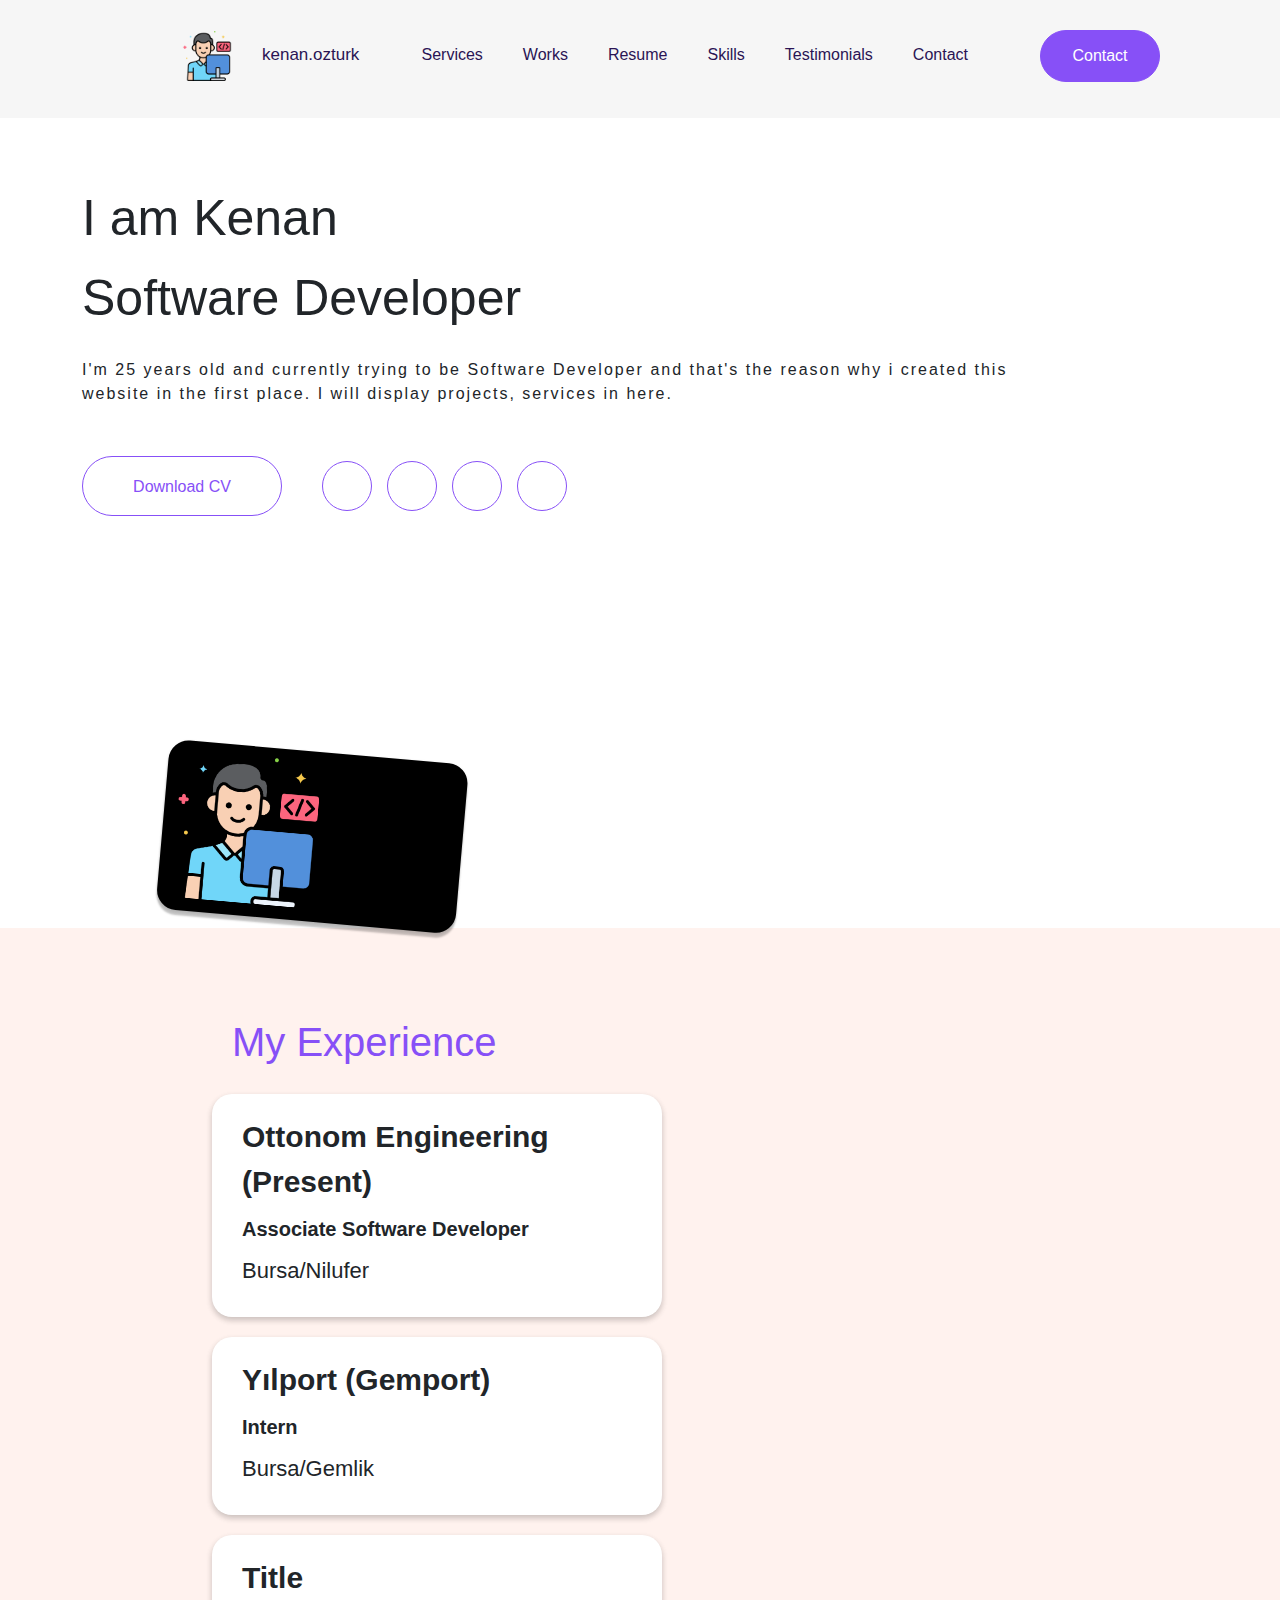
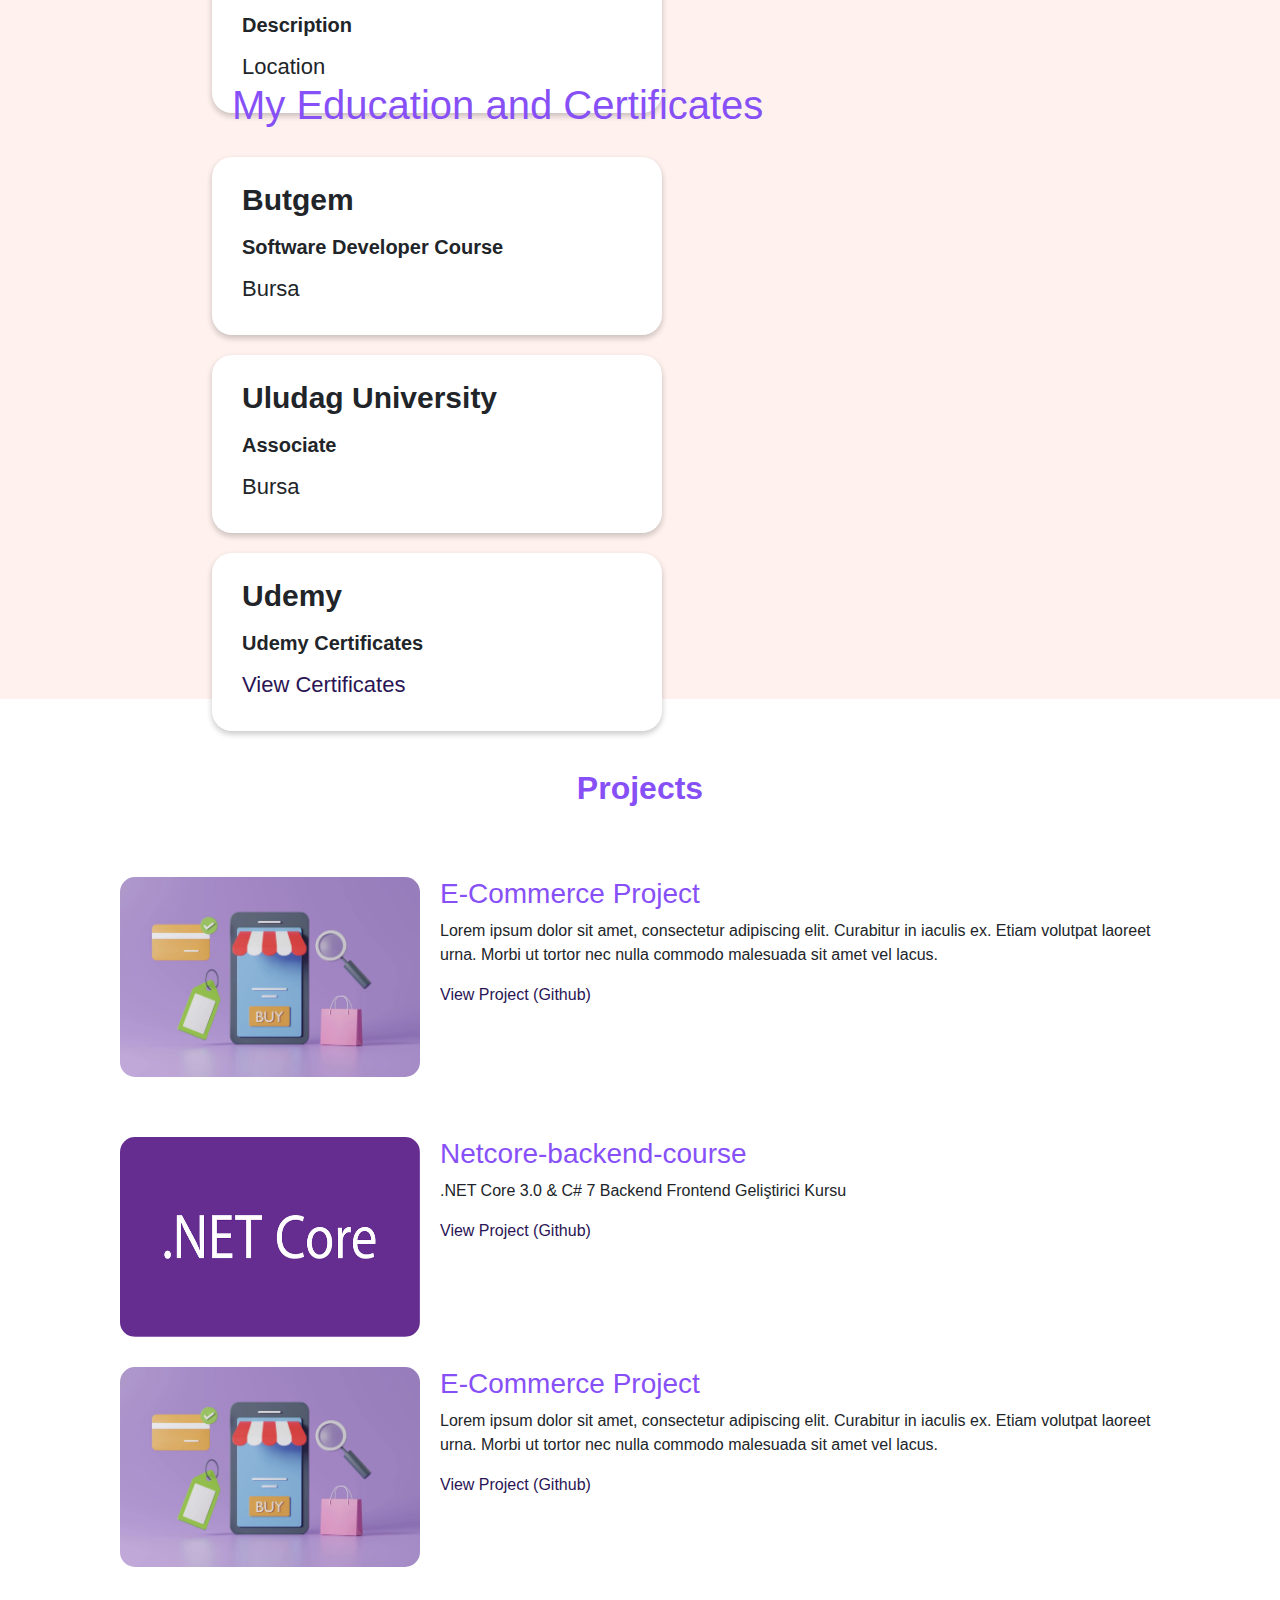
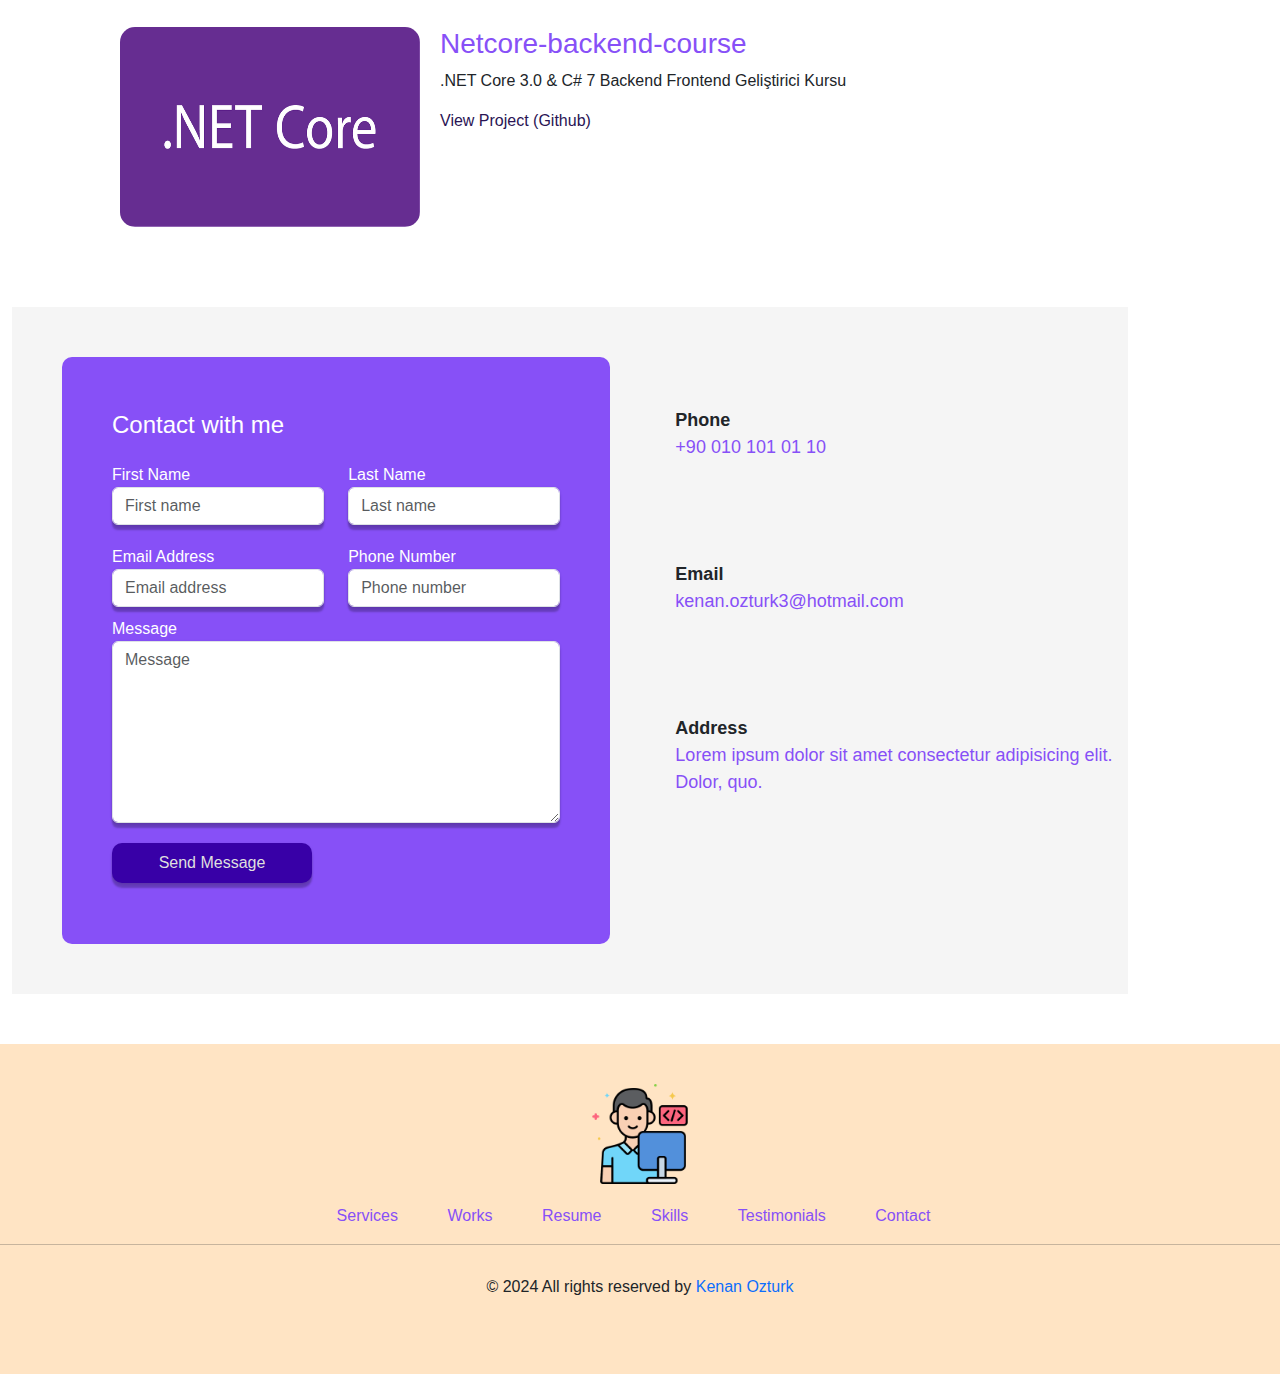
<file: index.html>
<!DOCTYPE html>
<html lang="en">
<head>

    <!-- Meta Tags -->
    <meta charset="UTF-8">
    <meta name="viewport" content="width=device-width, initial-scale=1.0">
    <meta name="keywords" content="Portfolio" >
    <meta name="author" content="Kenan Ozturk">
    <meta name="description" content="Personal Portfolio Website">

    <!-- CSS here -->
    <link rel="stylesheet" href="./css/style.css">

    <!-- Fontawesome CSS -->
    <link rel="stylesheet" href="https://cdnjs.cloudflare.com/ajax/libs/font-awesome/6.5.2/css/all.min.css" integrity="sha512-SnH5WK+bZxgPHs44uWIX+LLJAJ9/2PkPKZ5QiAj6Ta86w+fsb2TkcmfRyVX3pBnMFcV7oQPJkl9QevSCWr3W6A==" crossorigin="anonymous" referrerpolicy="no-referrer" />

    <!-- Bootstrap CSS -->
    <link href="https://cdn.jsdelivr.net/npm/bootstrap@5.3.3/dist/css/bootstrap.min.css" rel="stylesheet" integrity="sha384-QWTKZyjpPEjISv5WaRU9OFeRpok6YctnYmDr5pNlyT2bRjXh0JMhjY6hW+ALEwIH" crossorigin="anonymous">

    <!-- Animete CSS -->
    <link rel="stylesheet" href="https://cdnjs.cloudflare.com/ajax/libs/animate.css/4.1.1/animate.min.css"  />

    <!-- Site icon -->
    <link rel="shortcut icon" type="image/png" href="./img/logo.png">

    <!-- Jquery JS -->
    <script src="https://ajax.googleapis.com/ajax/libs/jquery/3.3.1/jquery.min.js"></script>

    <!-- Script For Smooth Scrolling Start -->
    <script>
        $(document).ready(function(){
          // Add smooth scrolling to all links
          $("a").on('click', function(event) {
        
            // Make sure this.hash has a value before overriding default behavior
            if (this.hash !== "") {
              // Prevent default anchor click behavior
              event.preventDefault();
        
              // Store hash
              var hash = this.hash;
        
              // Using jQuery's animate() method to add smooth page scroll
              // The optional number (800) specifies the number of milliseconds it takes to scroll to the specified area
              $('html, body').animate({
                scrollTop: $(hash).offset().top
              }, 800, function(){
           
                // Add hash (#) to URL when done scrolling (default click behavior)
                window.location.hash = hash;
              });
            } // End if
          });
        });
        </script>
    <!-- Script For Smooth Scrolling End -->

    <!-- Site Title -->
    <title>Kenan Ozturk Portfolio</title>

</head>
<body>
    <!-- Header Navbar Start -->
    <header>
        <!-- Navbar Start -->
        <nav id="top">
            <div class="nav-container">
                <div class="link-container">

                    <!-- Nav Links left Start -->
                    <div class="nav-links-left">
                        <ul>
                            <li>
                                <a href="index.html"><img src="./img/logo.png" alt="logo-png" height="50" class="logo"></a>
                            </li>
                            <li>
                                <a href="index.html">kenan.ozturk</a>
                            </li>
                        </ul>
                    </div>
                    <!-- Nav Links left End -->

                    <!-- Nav Links right Start -->
                    <div class="nav-links-right">
                        <ul>
                            <li>
                                <a href="#">Services</a>
                            </li>
                            <li>
                                <a href="#projects">Works</a>
                            </li>
                            <li>
                                <a href="#resume">Resume</a>
                            </li>
                            <li>
                                <a href="#">Skills</a>
                            </li>
                            <li>
                                <a href="#">Testimonials</a>
                            </li>
                            <li>
                                <a href="#contact">Contact</a>
                            </li>
                        </ul>
                    </div>
                    <!-- Nav Links right Start -->

                    <!-- Nav Links Contact Start -->
                    <div class="nav-links-contact">
                        <ul>
                            <li class="contact-button">
                                <a href="#contact">Contact</a>
                            </li>
                        </ul>
                    </div>
                    <!-- Nav Links Contact End -->

                </div>
            </div>
        </nav>
        <!-- Navbar End -->
    </header>
    <!-- Header Navbar End -->

    <!-- Content Header Start -->
    <section>
        <div class="header-container-wrapper header-container-wrapper--color-1">
            <div class="container">
                <!-- Header left side Start -->
                <div class="left-header-content">
                    <div class="context-text">
                        <h1 class="animate__animated animate__backInLeft">I am Kenan <i class="fa-solid fa-hand" style="color: #e6de00;"></i> </h1>
                        <h3 class="animate__animated animate__backInLeft">Software Developer</h3>
                        <p class="animate__animated animate__backInUp">
                            I'm 25 years old and currently trying to be Software Developer and that's the reason why i created this website in the first place. I will display projects, services in here.
                        </p>
                        <div class="link-content animate__animated animate__backInUp">
                            <div class="download-cv">Download CV</div>
                            <div class="icon-links">
                                <div class="icon-wrapper">
                                    <a href="#"><i class="fa-brands fa-twitter"></i></a>
                                </div>
                                <div class="icon-wrapper"><a href="#"><i class="fa-brands fa-linkedin"></i></a></div>
                                <div class="icon-wrapper"><a href="https://github.com/knnztrk3" target="_blank"><i class="fa-brands fa-github"></i></a></div>
                                <div class="icon-wrapper"><a href="#"><i class="fa-brands fa-medium"></i></a></div>
                            </div>
                        </div>
                    </div>
                </div>
                <!-- Header left side End -->

                <!-- Header Image - right side Start -->
                <div class="right-header-content">
                    <div class="content-right animate__animated animate__backInRight">
                        <div class="profile-img-wrapper">
                            <img src="./img/logo.png" alt="">
                        </div>
                    </div>
                </div>
                <!-- Header Image - right side End -->
            </div>
        </div>
    </section>
    <!-- Content Header End -->

    <!-- Experience and Education Start -->
    <section id="resume">
        <div class="header-container-wrapper header-container-wrapper--color-2">
            <div class="container">
                <div class="edu-exp-container">
                    <!-- My Experience Start -->
                    <div class="my-experience">
                        <div class="my-experience-header">
                            <i class="fa-solid fa-business-time"></i> <h1>My Experience</h1>
                        </div>
                        <div class="experiment-container">
                            <div class="my-experience-title">Ottonom Engineering (Present)</div>
                            <div class="my-experience-description">Associate Software Developer</div>
                            <div class="my-experience-location">Bursa/Nilufer</div>
                        </div>
                        <div class="experiment-container">
                            <div class="my-experience-title">Yılport (Gemport)</div>
                            <div class="my-experience-description">Intern</div>
                            <div class="my-experience-location">Bursa/Gemlik</div>
                        </div>
                        <div class="experiment-container">
                            <div class="my-experience-title">Title</div>
                            <div class="my-experience-description">Description</div>
                            <div class="my-experience-location">Location</div>
                        </div>
                    </div>
                    <!-- My Experience End -->

                    <!-- My Education Start -->
                    <div class="my-experience">
                        <div class="my-experience-header">
                            <i class="fa-solid fa-graduation-cap"></i> <h1>My Education and Certificates</h1>
                        </div>
                        <div class="experiment-container">
                            <div class="my-experience-title">Butgem</div>
                            <div class="my-experience-description">Software Developer Course</div>
                            <div class="my-experience-location">Bursa</div>
                        </div>
                        <div class="experiment-container">
                            <div class="my-experience-title">Uludag University</div>
                            <div class="my-experience-description">Associate</div>
                            <div class="my-experience-location">Bursa</div>
                        </div>
                        <div class="experiment-container">
                            <div class="my-experience-title">Udemy</div>
                            <div class="my-experience-description">Udemy Certificates</div>
                            <div class="my-experience-location"><a href="#">View Certificates</a></div>
                        </div>
                    </div>
                    <!-- My Education End -->
                </div>
            </div>
        </div>
    </section>
    <!-- Experience and Education End -->

    <!-- Projects Start -->
    <div id="projects" class="projects">
        <h2 class="heading">Projects</h2>
        <div class="project-container">
            <div class="project detail-wrapper">
                <div class="project shadow-large">
                    <div class="project-image">
                        <img src="./img/E-commerce.jpg"  />
                    </div>
                    <div class="project-content">
                        <div class="project-title">
                            <h3>E-Commerce Project</h3>
                        </div>
                        <div class="project-description">
                            <p>
                                Lorem ipsum dolor sit amet, consectetur adipiscing elit. Curabitur in iaculis ex. Etiam volutpat laoreet urna. Morbi ut tortor nec nulla commodo malesuada sit amet vel lacus.
                            </p>
                        </div>
                        <div class="project-link">
                            <a href="https://github.com/knnztrk3/EticaretProje" target="_blank">View Project (Github)</a>
                        </div>
                    </div>
                    </div>
                </div>

            <div class="project shadow-large">
                <div class="project-image">
                    <img src="./img/net-core.png"  />
                </div>
                <div class="project-info">
                    <div class="project-title">
                    <h3>Netcore-backend-course</h3>
                    </div>
                    <div class="project-description">
                        <p>
                            .NET Core 3.0 & C# 7 Backend Frontend Geliştirici Kursu 
                        </p>
                    </div>
                    <div class="project-link">
                        <a href="https://github.com/knnztrk3/LE6-netcore-backend-course" target="_blank">View Project (Github)</a>
                        </div>
                </div>
            </div>
            <div class="project detail-wrapper">
                <div class="project shadow-large">
                    <div class="project-image">
                        <img src="./img/E-commerce.jpg" />
                    </div>
                    <div class="project-content">
                        <div class="project-title">
                            <h3>E-Commerce Project</h3>
                        </div>
                        <div class="project-description">
                            <p>
                                Lorem ipsum dolor sit amet, consectetur adipiscing elit. Curabitur in iaculis ex. Etiam volutpat laoreet urna. Morbi ut tortor nec nulla commodo malesuada sit amet vel lacus.
                            </p>
                        </div>
                        <div class="project-link">
                            <a href="https://github.com/knnztrk3/EticaretProje" target="_blank">View Project (Github)</a>
                        </div>
                    </div>
                    </div>
                </div>

            <div class="project shadow-large">
                <div class="project-image">
                    <img src="./img/net-core.png"  />
                </div>
                <div class="project-info">
                    <div class="project-title">
                    <h3>Netcore-backend-course</h3>
                    </div>
                    <div class="project-description">
                        <p>
                            .NET Core 3.0 & C# 7 Backend Frontend Geliştirici Kursu 
                        </p>
                    </div>
                    <div class="project-link">
                        <a href="https://github.com/knnztrk3/LE6-netcore-backend-course" target="_blank">View Project (Github)</a>
                        </div>
                </div>
            </div>
        </div>
    </div>
    <!-- Projects End -->

    <!-- Contact Start -->
    <div id="contact" class="container container-contact--bgcolor-1">
        <div class="contact-wrapper">
            <div class="contact-form">
                <div class="form-title">
                    <i class="fa-regular fa-address-card"></i> Contact with me 
                </div>
                <form>
                    <div class="row">
                      <div class="col">
                        <label for="firstNameText">First Name</label>
                        <input type="text" id="firstNameText" class="form-control" placeholder="First name">
                      </div>
                      <div class="col">
                        <label for="lastNameText">Last Name</label>
                        <input type="text" id="lastNameText" class="form-control" placeholder="Last name">
                      </div>
                    </div>

                    <div class="row">
                        <div class="col">
                            <label for="emailAddressText">Email Address</label>
                          <input type="text" id="emailAddressText" class="form-control" placeholder="Email address">
                        </div>
                        <div class="col">
                            <label for="phoneNumberText">Phone Number</label>
                          <input type="text" id="phoneNumberText" class="form-control" placeholder="Phone number">
                        </div>

                        <div class="form-group" style="margin-top: 10px;">
                            <label for="exampleFormControlTextarea1">Message</label>
                            <textarea class="form-control" id="exampleFormControlTextarea1" rows="7" placeholder="Message"></textarea>
                          </div>
                      </div>
                      
                    <button class="send-message" name="send-msg">Send Message</button>
                    
                  </form>
            </div>
            <div class="contact-information">
                <div class="info-col">
                    <div class="info-icon">
                        <i class="fa-solid fa-phone-volume"></i>
                    </div>
                    <div class="info-title">
                        <span style="font-weight: 700;">Phone</span>
                        <div class="info-context">
                            <a href="tel:+900101010110" style="text-decoration: none; color: #8750f7;">+90 010 101 01 10</a>
                        </div>
                    </div>
                </div>

                <div class="info-col">
                    <div class="info-icon">
                        <i class="fa-solid fa-envelope"></i>
                    </div>
                    <div class="info-title">
                        <span style="font-weight: 700;">Email</span>
                        <div class="info-context">
                            <a href="mailto:kenan.ozturk3@hotmail.com" style="text-decoration: none; color: #8750f7;">kenan.ozturk3@hotmail.com</a>
                        </div>
                    </div>
                </div>

                <div class="info-col">
                    <div class="info-icon">
                        <i class="fa-regular fa-address-card"></i>
                    </div>
                    <div class="info-title">
                        <span style="font-weight: 700;">Address</span>
                        <div class="info-context">
                            Lorem ipsum dolor sit amet consectetur adipisicing elit. <br>Dolor, quo.
                        </div>
                    </div>
                </div>
            </div>
        </div>
    </div>
    <!-- Contact End -->

    <!-- Footer Start -->
    <footer >
       <div class="footer-container">
        <div class="footer-logo"><img src="./img/logo.png" alt="logo-png" height="100" width="100"></div>
        <div class="footer-menu-links">
            <ul>
                <li><a href="#">Services</a></li>
                <li><a href="#">Works</a></li>
                <li><a href="#">Resume</a></li>
                <li><a href="#">Skills</a></li>
                <li><a href="#">Testimonials</a></li>
                <li><a href="#">Contact</a></li>
            </ul>
        </div>
        <hr>
        <div class="go-back-to-top">
            <a href="#top"><i class="fa-regular fa-circle-up"></i></a>
        </div>
        <div class="footer-all-rights">© 2024 All rights reserved by <a href="https://github.com/knnztrk3" style="text-decoration: none;" target="_blank">Kenan Ozturk</a></div>
       </div>
    </footer>
    <!-- Footer End -->

</body>
</html>
</file>
<file: css/style.css>
/* General Start */

* {
    padding: 0;
    margin: 0;
    font-family: Arial, Helvetica, sans-serif;
}

:root {
    --ko-theme-primary: #8750f7;
    --ko-theme-secondary: #2a1454;
}

html {
    scrollbar-color: rgb(208, 137, 79) var(--ko-theme-secondary);
} 

/* General End */

/* Navbar Start */

.nav-container {
    width: 100%;
    height: 120px;
    background-color: rgba(208, 208, 208, 0.2)
}

.link-container {
    width: 100%;
    display: flex;
    padding: 30px 0px 20px 0px;
}

.nav-links-left {
    display: flex;
    margin-left: 120px;
    width: 40%;
}

.nav-links-left ul li a:hover{
    color: var(--ko-theme-primary)
}

.nav-links-contact {
    margin-right: 120px;
}

.nav-links-contact ul li {
    line-height: 50px;
}

.nav-links-right ul li {
    margin-right: 40px;
    line-height: 50px;
}

.nav-links-right ul li:hover{
    color: var(--ko-theme-primary)
}

.nav-links-left ul li {
    font-size: 17px;
    margin-left: 30px;
    line-height: 50px;

    transition: all .4s ease-in-out;
}

.link-container ul {
    display: flex;
    list-style: none;
}

.link-container ul li a {
    color: var(--ko-theme-secondary);
    text-decoration: none;

    transition: all .2s ease-in;
}

.link-container ul li a:hover{
    color: var(--ko-theme-primary);
}

.nav-links-right {
    width: 50%;
}

.contact-button {
    border: 1px solid var(--ko-theme-primary);
    border-radius: 40px;
    background-color: var(--ko-theme-primary);
    text-align: center;
    width: 120px;
}

.contact-button a {
    color: #fff !important;
}
.logo {
    transition: all .2s ease-in-out;
}
.logo:hover {
    transform: scale(1.1);
}

/* Navbar End */


/* Header Content Start */

.container {
    display: flex;
    margin: 0px 120px 0px 120px;
}

.header-container-wrapper.bg-color {
    background-color: rgba(236, 228, 254, 0.5);
}

.left-header-content {
    height: 590px;
    width: 60%;
}

.context-text {
    padding: 70px;
}

.context-text h1 {
    font-size: 50px;
}

.context-text h3 {
    margin-top: 20px;
    font-size: 50px;
}

.context-text p {
    margin-top: 30px;
    letter-spacing: 2px;
    font-weight:lighter;
}

.link-content {
    margin-top:50px;
    display: flex;
}
.download-cv {
    cursor: pointer;
    color: var(--ko-theme-primary);
    height: 60px;
    width: 200px;
    text-align: center;
    line-height: 60px;
    border-radius: 40px;
    border: 1px solid var(--ko-theme-primary);

    transition: all .2s ease-in-out;
}

.download-cv:hover {
    transform: scale(1.1);
}

.download-cv a i {
    color: var(--ko-theme-primary);
}

.icon-links {
    margin-left: 40px;
    margin-top: 5px;
    display: flex;
}

.icon-wrapper {
    height: 50px;
    margin-right: 15px;
    width: 50px;
    border: 1px solid var(--ko-theme-primary);
    border-radius: 120px;

    transition: all .2s ease-in-out;
}

.icon-wrapper a i {
    color: var(--ko-theme-primary);
}

.icon-wrapper:hover {
    transform: scale(1.1);
}

.icon-links i {
    font-size: 30px;
    margin-left: 10px;
    margin-top: 10px;
}

.right-header-content {
    width: 40%;
    margin-left: 150px;
    margin-top: 35px;
    transform: rotate(5deg);

    transition: all .3s ease;
}

.right-header-content:hover {
    transform: rotate(0deg);
}

.profile-img-wrapper {
    width: 300px;
    margin-top: 50px;
    background-color: black;
    border: 10px solid black;
    border-radius: 20px;

    box-shadow: 0 1px 3px rgba(0,0,0,0.12),0 5px 2px rgba(0,0,0,0.24)
}

.profile-img-wrapper img {
    height: 300px;
    width: 300px;
}
/* Header Content End */

/* Experience and Education Start */

.header-container-wrapper.header-container-wrapper--color-2 {
    background-color: rgb(255, 230, 222, 0.5)
}

.my-experience {
    display: inline-block;
    font-size: 30px;
    width: 50%;
    height: 400px;  
}

.my-experience i {
    color: var(--ko-theme-primary);
    margin-right: 20px;
    font-size: 45px;
}

.my-education {
    display: flex;
    font-size: 30px;
    width: 50%;
    height: 400px;
}

.my-education i {
    color: var(--ko-theme-primary);
    margin-right: 20px;
    font-size: 45px;
}

.my-education h1 {
    color: var(--ko-theme-primary);
}

.edu-exp-container {
    width: 100%;
    height: 790px;
    margin-top: 90px;
    display: flex;
}

.my-experience-header {
    display: flex;
}

.my-experience-header h1 {
    color: var(--ko-theme-primary);
}

.experiment-container {
    margin-top: 20px;
    background-color: #fff;
    width: 450px;
    border-radius: 20px;
    padding: 20px 30px 30px 30px;
    box-shadow: 0 3px 6px rgba(0,0,0,0.08),0 3px 6px rgba(0,0,0,0.15);
    
    transition: all .4s ease-in-out;
}

.experiment-container:hover {
    background-color: var(--ko-theme-primary);
    color: #fff;
    transform: rotate(-5deg);
}

.my-experience-title {
    margin-bottom: 10px;
    font-weight: 700;
}

.my-experience-description {
    font-size: 20px;
    margin-bottom: 10px;
    font-weight: 700;
}

.my-experience-location {
    font-size: 22px;
}
.my-experience-location a {
    text-decoration: none;
    color: var(--ko-theme-secondary);
}

.my-experience-location a:hover{
    color: #fff;
}

/* Experience and Education End */

/* Project CSS Start */

.heading {
    font-weight: 700;
    color: var(--ko-theme-primary);
    margin: 70px;
    text-align: center;
}

.project {
    position: relative;
    margin: 0 auto 30px auto;
    overflow: hidden;
    background: #fff;
    border-radius: 4px;
}
.project-image img {
    float: left;
    margin-right: 20px;
    width: 300px;
    height: 200px;
    border-radius: 15px;
    transition: all .2s ease-in-out;
}

.project-image:hover{
    cursor: pointer;
}

.project {
    width: 100%;
}

.project-title {
    color: var(--ko-theme-primary);
}

.project-link a {
    color: var(--ko-theme-secondary);
    text-decoration: none;
}

.project-link a:hover{
    color: var(--ko-theme-primary);    
}

.project-container {
    margin: 0px 120px 0px 120px;

    margin-bottom: 80px;
}

/* Project CSS End */

/* Contact Start */

.contact-wrapper {
    width: 100%;
    display: flex;
    background-color: rgb(245 245 245);
    margin-bottom: 50px;
}

.contact-form {
    width: 635px;
    height: 587px;
    padding: 50px;
    margin: 50px;
    color: #fff;
    border-radius: 10px;
    background-color: var(--ko-theme-primary);
}

.contact-information {
    width: 50%;
}

.form-title {
    font-size: 24px;
    margin-bottom: 20px;
}

.row {
    margin-bottom: 20px;
}

.send-message {
    color: #dfdfdf ;
    width: 200px;
    height: 40px;
    text-align: center;
    line-height: 40px;
    border-radius: 10px;
    background-color: #3800a7;
    border: none;
    box-shadow: 0 1px 3px rgba(0,0,0,0.12),0 5px 2px rgba(0,0,0,0.24);

    transition: all .3s ease-in-out;
}

.send-message:hover {
    transform: scale(1.02);
    color: #fff;
}

.form-control {
    box-shadow: 0 1px 3px rgba(0,0,0,0.12),0 5px 2px rgba(0,0,0,0.24);

}

.info-col {
    margin-top: 100px;
    display: flex;
}

.info-icon {
    color: var(--ko-theme-primary);
    margin-right: 15px;
    font-size: 40px;
}

.info-title {
    font-size: 18px;
}

.info-context {
    color: var(--ko-theme-primary) !important;
}

/* Contact End */

/* Footer Start */

.footer-container {
    height: 330px; 
    background-color: bisque;
    text-align: center;
}

.footer-menu-links ul li {
    margin-top: 20px;
    display: inline-block;
    margin-right: 45px;
    list-style: none;
}

.footer-menu-links ul li a {
    text-decoration: none;
    color: var(--ko-theme-primary);
}

.footer-logo img {
    margin-top: 40px;
}

.footer-all-rights {
    margin-top: 30px;
}

.go-back-to-top i {
    font-size: 40px;
}

.go-back-to-top a i{
    text-decoration: none;
    color: var(--ko-theme-primary);

    transition: all .4s ease-in-out;
}

.go-back-to-top a i:hover{
    color: linear-gradient(260deg, var(--ko-theme-secondary) 0%, var(--ko-theme-primary) 100%);
}

/* Footer End */

/* Add media query for smaller screens */

@media (max-width: 1300px) {
    .nav-container {
        height: auto; /* Adjust height for smaller screens */
    }
    .edu-exp-container {
        display: block;
        margin-left: 200px;
    }

    .container {
        display: inline-block;
        margin: 0px 120px 0px 120px;
    }

    .profile-img-wrapper img {
        height: 150px;
        width: 150px;
    }

    .profile-img-wrapper {
        width: 300px;
        background-color: black;
        border: 10px solid black;
        border-radius: 20px;
    }

    .left-header-content {
        width: 100%;
    }
}


@media (max-width: 1155px) {
    .nav-links-contact {
        display: none;
    }
    .nav-links-right{
        margin-right: 100px;
    }
}

@media (max-width: 913px) {

    .nav-links-right{
        display: none;
    }
    .nav-container {
        width: 900px;
    }
    .edu-exp-container {
        width: 200px;
        height: 790px;
        margin-top: 90px;
    }

}

@media (max-width: 993px) {
    .contact-wrapper {
        display: block ;
        padding: 30px 0px 0px 60px;
    }
}

@media (max-width: 768px) {

    .nav-links-right{
        display: none;
    }
    .nav-container {
        width: 900px;
    }
    .edu-exp-container {
        width: 200px;
        height: 790px;
        margin-top: 90px;
    }
}
</file>
